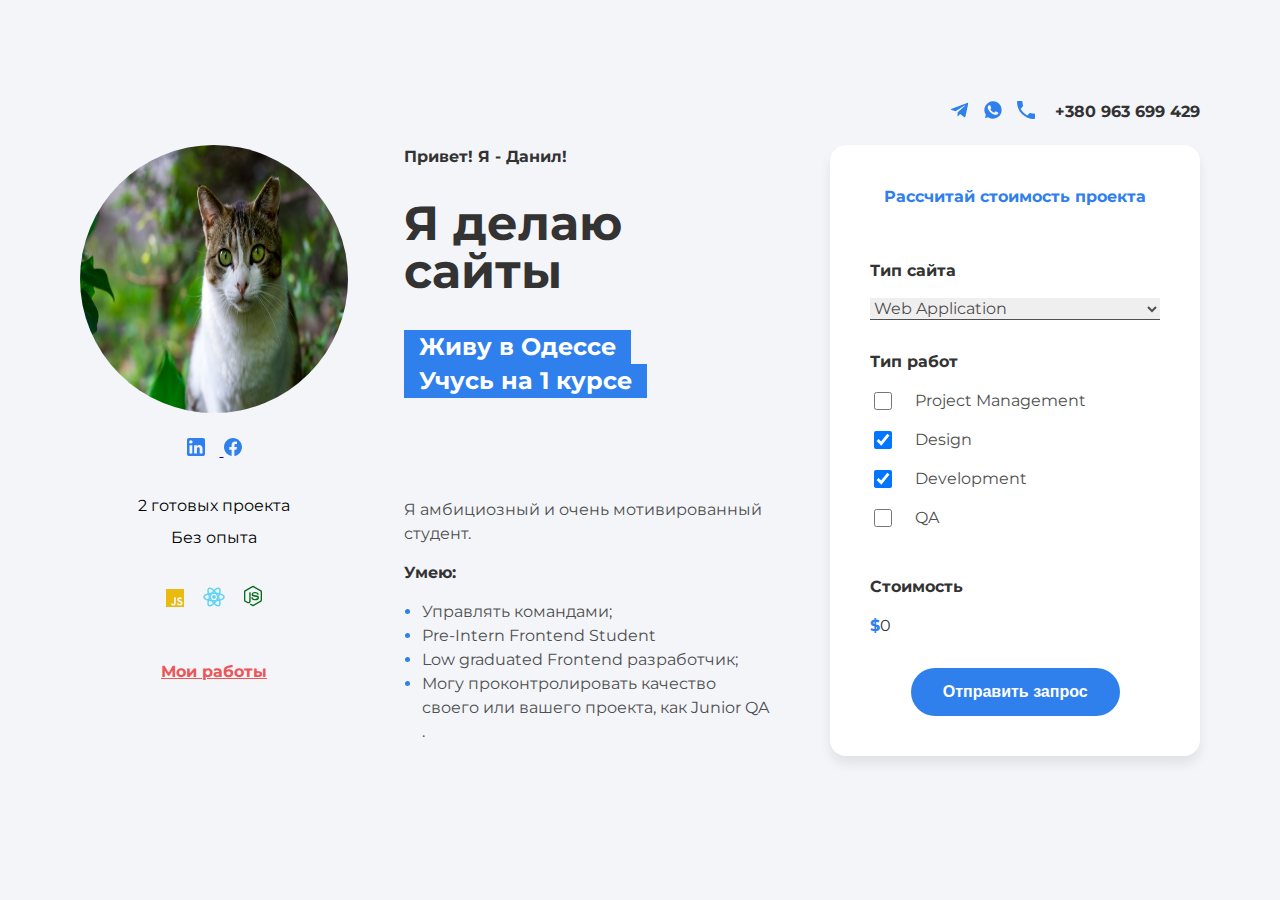
<file: my website/index.html>
<!DOCTYPE html>
<html lang="en">
<head>
    <meta charset="UTF-8">
    <meta http-equiv="X-UA-Compatible" content="IE=edge">
    <meta name="viewport" content="width=device-width, initial-scale=1.0">
    <title>My Online CV</title>

    <link rel="preconnect" href="https://fonts.googleapis.com">
    <link rel="preconnect" href="https://fonts.gstatic.com" crossorigin>
    <link href="https://fonts.googleapis.com/css2?family=Montserrat:wght@400;700&display=swap" rel="stylesheet">
    
    <link rel="stylesheet" href="./css/reset.css">
    <link rel="stylesheet" href="./css/styles.css">
</head>
<body>

    <div class="wrapper">

        <!-- Contacts section -->

        <section class="contants-section">
            <a href="" class="telegram-link">
                <img src="./img/icons/telegram-icon.svg" class="telegram-icon" alt="telegram-link">
            </a>
            <a href="" class="viber-link">
                <img src="./img/icons/viber-icon.svg" class="viber-icon" alt="viber-link">
            </a>
            <a href="tel:+380963699428" class="phone-link-icon">
                <img src="./img/icons/phone-icon.svg" class="phone-icon" alt="phone-icon"> 
            </a>
            <a href="tel:+380963699428" class="phone-link-number">
                +380 963 699 429
            </a>
        </section>    


        <!-- Experience section -->

        <section class="experience-section">
        <img src="./img/my-photo.jpg" alt="My Photo" class="my-photo">

        <div> 
            <a href="https://ru.linkedin.com">
                <img src="./img/icons/linkedin-icon.svg" alt="linkedin-icon" class="icon linkedin-icon">
            </a>

            <a href="https://uk-ua.facebook.com">
                <img src="./img/icons/fb-icon.svg" alt= "My-facebook-link" class="icon">
            </a>
        </div>

    <div class="experience-description">
        <p class="experience-description-text experience-description-text-first">2 готовых проекта</p>
        <p class="experience-description-text">Без опыта</p>

        </div>

        <div class="technologies-container">
            <img src="./img/icons/js-icon.svg" alt="JavaScript" class="js-icon">
            <img src="./img/icons/react-icon.svg" alt="Framework React" class="react-icon">
            <img src="./img/icons/nodejs-icon.svg" alt="Platform node">

        </div>

        <a class="my-projects-link" href="https://github.com/HalfWeb2/weblamp.git">Мои работы</a>



        </section>


        <!-- My info section -->

        <section class="my-info-section">
            <h2 class="my-name">Привет! Я - Данил!</h2>

            <h1 class="my-profession">Я делаю сайты </h1>

            <p class="my-location">Живу в Одессе</p>
            <p class="my-workstyle">Учусь на 1 курсе</p>

            <p class="my-description">Я амбициозный и очень мотивированный студент.</p> 
            <div>
                <p class="my-skills-title">Умею:</p>

                <ul class="my-list">
                    <li class="my-skills-item">
                        <p class="my-skills-text">
                            Управлять командами;
                        </p>
                    </li>
                    <li class="my-skills-item">
                        <p class="my-skills-text">
                            Pre-Intern Frontend Student
                        </p>
                    </li>
                    <li class="my-skills-item">
                        <p class="my-skills-text">
                            Low graduated Frontend разработчик;
                        </p>
                    </li>
                    <li class="my-skills-item">
                        <p class="my-skills-text">
                            Могу проконтролировать качество своего или вашего проекта, как Junior QA .
                        </p>
                    </li>
                </ul>
            </div>
        </section>
        <!-- Project price section -->
        <section class="project-price-section">
            <form  class="project-price-form" method="post" name="contact" data-netlify="true" id="project-price-form">
                <h4 class="project-price-title">Рассчитай стоимость проекта</h4>


                <div class="project-type-container">
                    <label for="project-type" class="project-price-form-field-title">Тип сайта</label>
                    <select class="project-price-select" name="project-type" id="project-type" >
                        <option value="landing-page">Landing Page</option>
                        <option selected value="web-application">Web Application</option>
                        <option value="mobile-application">Mobile Application</option>
                        <option value="online-store">On-line Store</option>
                </select>
            </div>
            <div class="activity-type-container">
                <p class="project-price-form-field-title">Тип работ</p>
                <div class="activity-type-item">
                    <input type="checkbox" name="project-management" id="project-management" class="activity-type-checkbox">
                    <label for="project-management" class="activity-type-title">Project Management</label> 
                </div>
                <div class="activity-type-item">
                    <input checked type="checkbox" name="design" id="design" class="activity-type-checkbox">
                    <label for="design" class="activity-type-title">Design</label> 
                </div>
                <div class="activity-type-item">
                    <input checked type="checkbox" name="development" id="development" class="activity-type-checkbox">
                    <label for="development" class="activity-type-title">Development</label> 
                </div>
                <div class="activity-type-item">
                    <input type="checkbox" name="qa" id="qa" class="activity-type-checkbox">
                    <label for="qa" class="activity-type-title">QA</label> 
                </div>
                
                

            </div>
            <div class="project-type-price">
                <p class="project-price-form-field-title">Стоимость</p>
                <p class="project-price-sum"><span class="project-price-sum-currency">$</span><span id="total-price">0</span> </p> 

            </div>
            <div class="project-price-calculate-btn-container">
            <button class="project-price-calculate-btn">Отправить запрос</button>

            </div>

                
        </form>
        </section>
    </div>

    <!-- Modals section -->
    <div class="modal-bgd" id="modal-email">
        <div class="modal-container">
            <button class="modal-close-btn">
                <img src="./img/icons/close-icon.svg" alt="close-icon">
            </button>
            <img src="./img/icons/mail-icon.svg" alt="mail-icon" class="modal-icon">
            <h4 class="modal-title">Я свяжусь с вами,<br>ожидайте обратной связи!</h4>
            
            <form action="#" class="modal-container-form" id="modal-email-container">
                <div class="email-input-container" id="email-input-container">
                    <label class="user-email-title" for="user-email">Email</label>
                    <input type="email" name="user-email" id="user-email" class="user-email" placeholder="Укажите Email">
                    <p class="email-error-text">Проверьте email</p>
                </div>


                <button type="submit" class="modal-submit-btn">Отправить</button>

                
            </form>

        </div>


    </div>


    <div class="modal-bgd" id="success-modal">
        <div class="modal-container modal-container-success">
            <button class="modal-close-btn">
                <img src="./img/icons/close-icon.svg" alt="close-icon">
            </button>
            <img src="./img/icons/success-icon.svg" alt="success-icon" class="success-icon-modal">
            <p class="modal-success-message">
                Всё отлично!<br>
                Запрос отправлен
            </p>

            
        </div>

    </div>


   








</div>


<script src="./js/script.js"></script>

</body>
</html>
</file>
<file: my website/css/styles.css>
html {
    height: 100%;
    width: 100%;
}

body {
    height: 100%;
    width: 100%;
    font-family:'Montserrat', sans-serif;
    background-color: #F3F5F9;
    display: flex;
    align-items: center;
    justify-content: center;
}
h1 {
    color: #333333;
}

.wrapper {
    display: flex;
    flex-direction: row;
    padding: 80px;
    justify-content: space-between;
    position: relative;
}

.contants-section {
    position: absolute;
    top: 35px;
    right: 80px;
    display: flex;
    flex-direction: row;
    align-items: center;
}
.telegram-link,
.viber-link,
.phone-link-icon {
    text-decoration: none;
}

.viber-icon,
.phone-icon,
.telegram-icon {
    width: 18px;
    height: 18px;
}
.telegram-icon,
.viber-icon {
    margin-right: 15px;
}

.phone-icon {
    margin-right: 20px;
}

.phone-link-number {
    font-weight: bold;
    font-size: 16px;
    line-height: 24px;
    color: #333333;
    text-decoration: none;
}
/* Experience section */

.experience-section {
    width: 268px;
    display: flex;
    flex-direction: column;
    align-items: center;


}

.my-photo {
    margin-bottom: 25px;
    border-radius: 50%;
    width: 268px;
    height: 268px;    
    
}

.icon {
    width: 18px;
    height: 18px ;
}

.linkedin-icon {
    margin-right: 15px;
}

.experience-description {
    margin-top: 35px;
    margin-bottom: 35px;
}

.experience-description-text {
    text-align: center;
    font-size: 16px;
    line-height: 24px;
}

.experience-description-text-first {
    margin-bottom: 8px;
}

.technologies-container {
    margin-bottom: 50px;
}

.js-icon,   
.react-icon {
    margin-right: 15px;
}
   


.my-projects-link  {
    font-style: normal;
    font-weight: bold;
    font-size: 16px;
    line-height: 24px;
    color: #eb5757;
    text-decoration-line: underline;
}


/* My info section */

.my-info-section {
    width: 33%;
    margin-left: 0 25px;
    display: flex;
    flex-direction: column;
    align-items: flex-start;
}
.my-profession{
    font-weight: bold;
    font-size: 48px;
    line-height: 48px;
    color: #333333;
    margin-bottom: 35px;
}

.my-name {
    font-weight: bold;
    font-size: 16px;
    line-height: 24px;
    color: #333333;
    margin-bottom: 30px;
}


.my-location,
.my-workstyle {
    font-weight: bold;
    font-size: 24px;
    line-height: 24px;
    color: white;
    background-color: #2F80ED;
    padding-left: 15px;
    padding-right: 15px;
    padding-top: 5px;
    padding-bottom: 5px;
}

.my-workstyle {
    margin-bottom: 100px;
}

.my-description {
    color: #4F4F4F;
    font-weight: normal;
    font-size: 16px;
    line-height: 24px;;
}

.my-skills-title {
    font-weight: bold;
    font-size: 16px;
    line-height: 24px;
    color: #333333;
    margin-bottom: 15px;
    margin-top: 15px;
}

.my-skills-item {
    font-size: 16px;
    line-height: 24px;
    /* color: #4F4F4F; */
    color: #2F80ED;
}

.my-list {
    list-style: disc;
    color: #2F80ED;
    padding-left: 18px;
}

.my-skills-text {
    color: #4F4F4F;
}

/* Project price section */

.project-price-section {
    width: 33%;
}

.project-price-form {
    padding: 40px;
    background: #FFFFFF;
/* shadow */
    box-shadow: 0px 8px 12px rgba(0, 0, 0, 0.08);
    border-radius: 16px;

}

.project-price-title {
    font-weight: bold;
    font-size: 16px;
    line-height: 24px;
/* identical to box height, or 150% */
    color: #2F80ED;
    text-align: center;
    margin-bottom: 50px;
}

.project-type-container {
    display: flex;
    flex-direction: column;
}

.project-price-form-field-title {
    font-weight: bold;
    font-size: 16px;
    line-height: 24px;
    color: #333333;
    margin-bottom: 15px;
}

.project-price-select {
    font-size: 16px;
    line-height: 24px;
    color: #4F4F4F;
    margin-bottom: 30px;
    border: none;
    outline: none;
    font-family: 'Montserrat', sans-serif;
    border-bottom: 1px solid #4f4f4f;


}

.activity-type-container {
    display: flex;
    flex-direction: column;
    margin-bottom: 30px;
}

.activity-type-item {
    display: flex;
    flex-direction: row;
    margin-bottom: 15px;
}

.activity-type-title {
    font-size: 16px;
    line-height: 24px;
    color: #4F4F4F;
    margin-left: 20px;
}

.activity-type-checkbox {
    width: 18px;
    height: 18px;
    

}

/* .project-type-price { */

.project-price-sum {
    font-size: 16px;
    line-height: 24px;
    color: #333333;
}

.project-price-sum-currency {
    font-weight: bold;
    font-size: 16px;
    line-height: 24px;

    color: #2F80ED;


}
.project-type-price{
    margin-bottom: 30px;

}

.project-price-calculate-btn {
    font-weight: bold;
    font-size: 16px;
    line-height: 24px;
    color: #FFFFFF;
    background: #2F80ED;
    border-radius: 30px;
    padding-top: 12px;
    padding-bottom: 12px;
    padding-left: 32px;
    padding-right: 32px;
    outline: none;
    border: none;
    cursor: pointer;

    
}

.project-price-calculate-btn-container {
    width: 100%;
    text-align: center;
}

.modal-bgd {
    position: fixed;
    top: 0;
    left: 0;
    width: 100%;
    height: 100%;
    background: rgb(51 51 51 / 90%);;
    display: flex;
    align-items: center;
    justify-content: center;

    pointer-events: none;
    opacity: 0;

    transition: opacity 0.3s ease-in-out;

}

.modal-active {
    pointer-events: all;
    opacity: 1;
}
 /* Modals section */
.modal-container {
    background: #FFFFFF;
    box-shadow: 0px 8px 12px rgba(0, 0, 0, 0.08);
    border-radius: 16px;
    padding: 110px 40px;
    width: 364px;
    display: flex;
    flex-direction: column;
    align-items: center;
    box-sizing: border-box;
    position: relative;
}

.modal-title {
    font-weight: bold;
    font-size: 16px;
    line-height: 24px;
    text-align: center;
    color: #2F80ED;
    margin-bottom: 40px;
}

.user-email-title {
    font-weight: bold;
    font-size: 16px;
    line-height: 24px;
    color: #333333;
    width: 100%;

}

.modal-container-form {
    display: flex;
    flex-direction: column;
    align-items: center;
    width: 100%;
}

.user-email {
    width: 100%;
    font-family: 'Montserrat', sans-serif;
    margin-top: 15px;
    font-size: 16px;
    line-height: 24px;
    padding: 8px;
    border: none;
    outline: none;
    border-bottom: 1px solid #4f4f4f ;
}

.email-input-container {
    margin-bottom: 115px;
    height: 115px;
    
}


.email-error-text {
    font-size: 16px;
    line-height: 24px;
    margin-top: 10px;
    color: #EB5757;
    display: none;
}

.email-input-container-error .email-error-text {
    display: block;
}

.email-input-container-error .user-email {
    border-bottom: 1px solid #eb5757;
}

.modal-submit-btn {

    font-weight: bold;
    font-size: 16px;
    line-height: 24px;
    color: #FFFFFF;
    background: #2F80ED;
    border-radius: 30px;
    padding-top: 12px;
    padding-bottom: 12px;
    padding-left: 32px;
    padding-right: 32px;
    outline: none;
    border: none;
    cursor: pointer;
}

.modal-icon {
    margin-bottom: 35px;
    
}

.modal-close-btn {
    border: none;
    outline: none;
    background: none;
    cursor: pointer;
    position: absolute;
    top: 30px;
    right: 30px;
}   

.modal-success-message {
    font-weight: bold;
    font-size: 16px;
    line-height: 24px;
    text-align: center;
    color: #2F80ED;
}

.modal-container-success {
    justify-content: center;
}

.success-icon-modal {
    margin-bottom: 35px;
}
</file>
